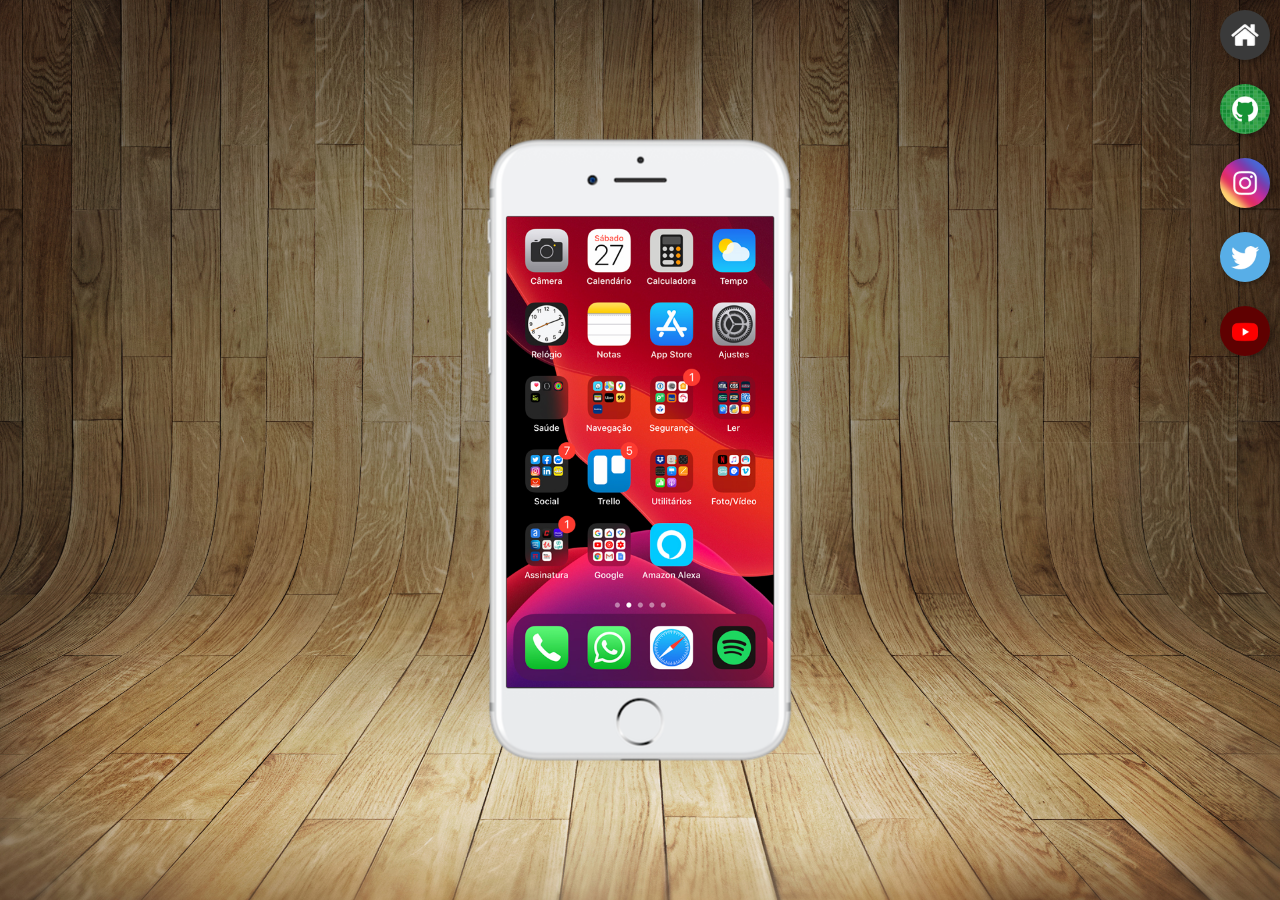
<file: index.html>
<!DOCTYPE html>
<html lang="pt-br">
<head>
    <meta charset="UTF-8">
    <meta name="viewport" content="width=device-width, initial-scale=1.0">
    <title>Projeto Redes Sociais</title>
    <link rel="shortcut icon" href="favicon.ico" type="image/x-icon">
    <link rel="stylesheet" href="estilos/style.css">
</head>
<body>
    <main>
        <section id="telefone">
            <iframe src="home.html" name="tela" id="tela" frameborder="0"></iframe>
        </section>
        <section id="redes-sociais">
            <a href="home.html" target="tela"><img src="imagens/logo-home.jpg" alt=""></a> <br>

            <a href="github.html" target="tela"><img src="imagens/logo-github.jpg" alt=""></a> <br>

            <a href="instagram.html" target="tela"><img src="imagens/logo-instagram.jpg" alt=""></a> <br>

            <a href="twitter.html" target="tela"><img src="imagens/logo-twitter.jpg" alt=""></a> <br>

            <a href="youtube.html" target="tela"><img src="imagens/logo-youtube.jpg" alt=""></a> <br>
        </section>
    </main>
</body>
</html>
</file>
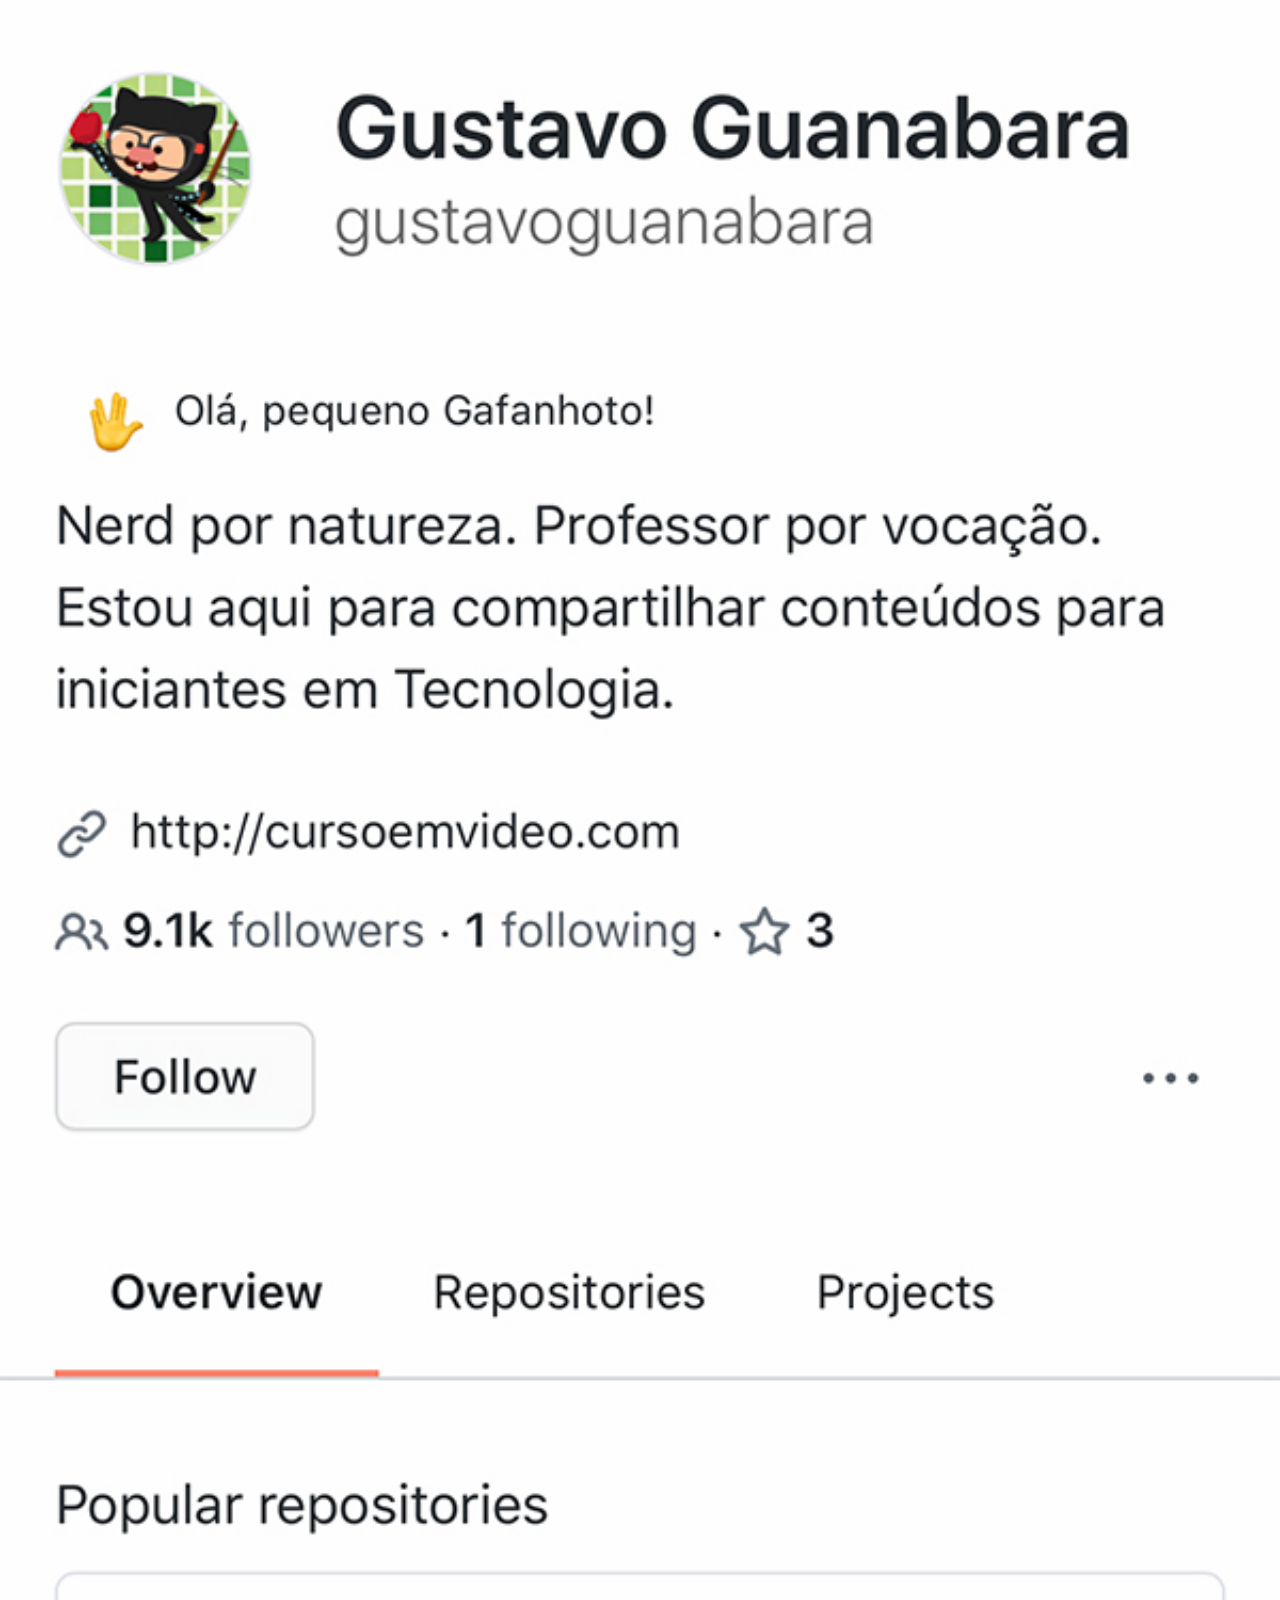
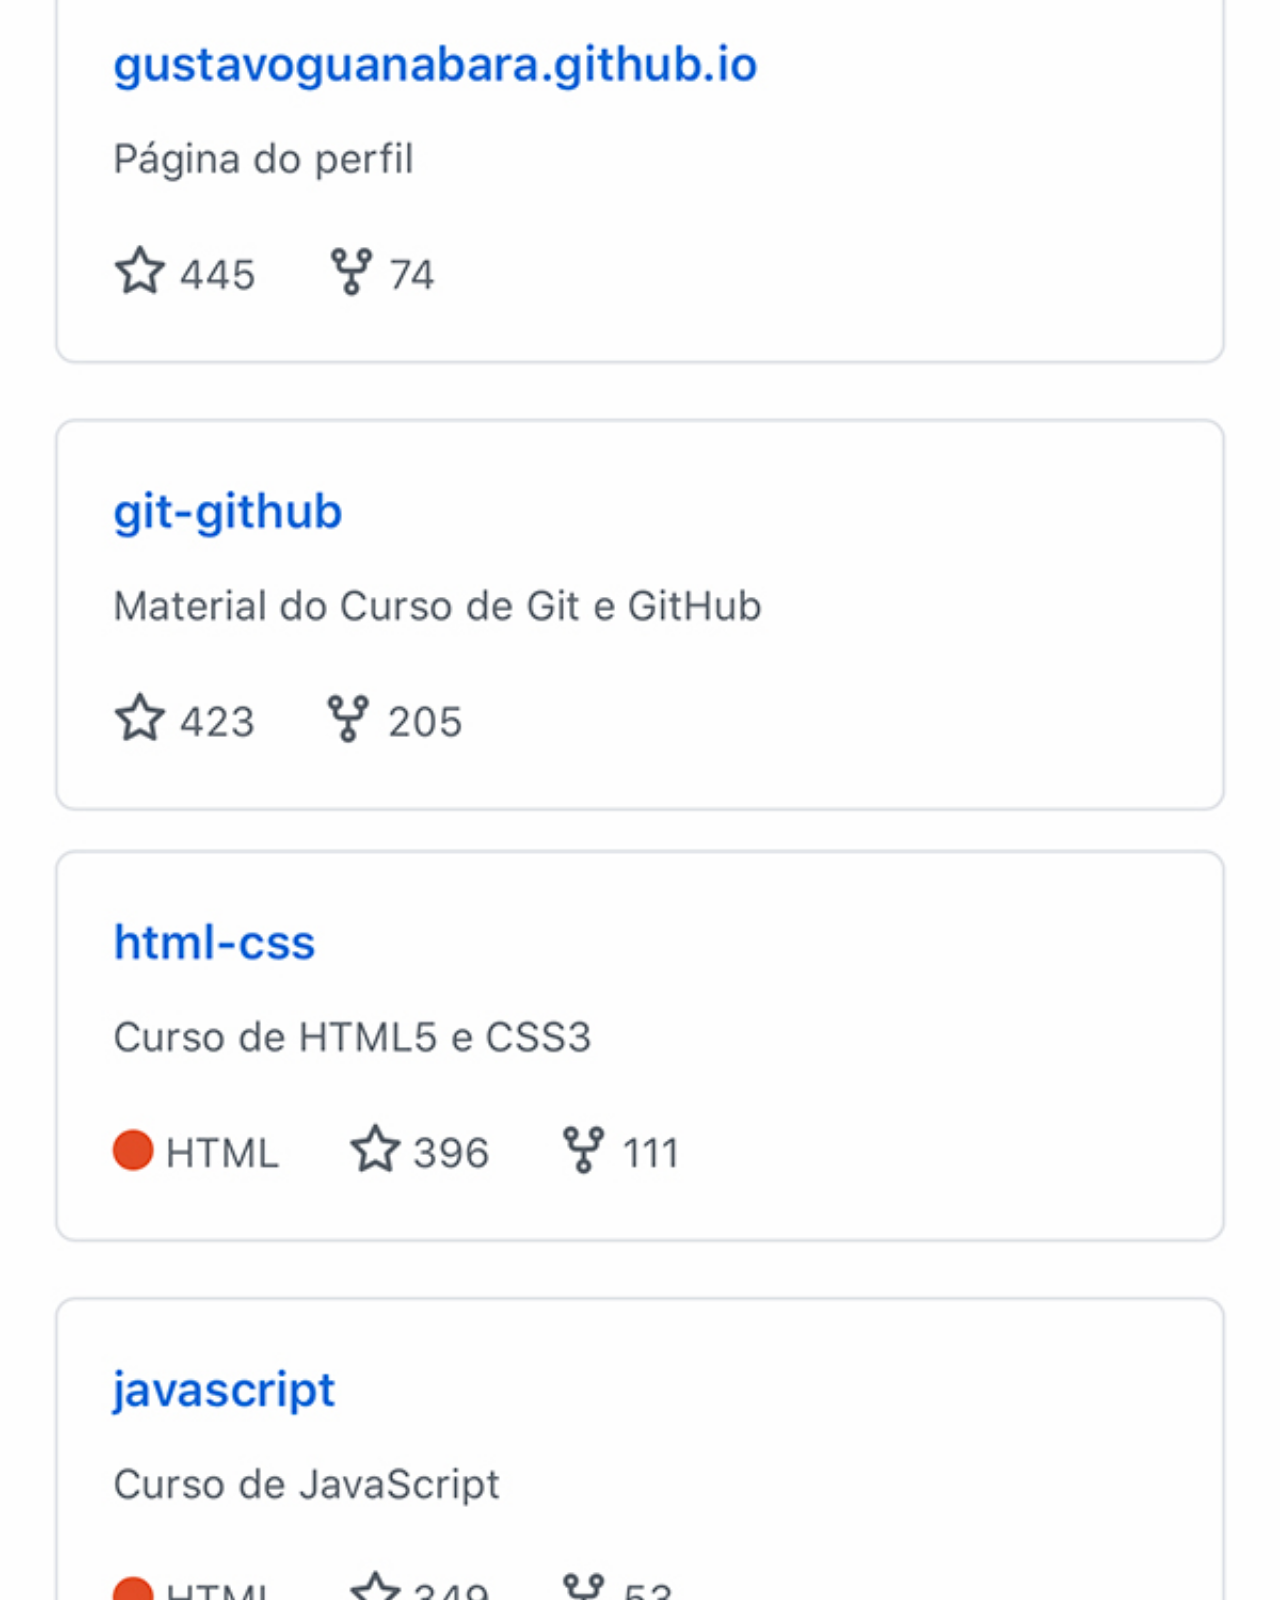
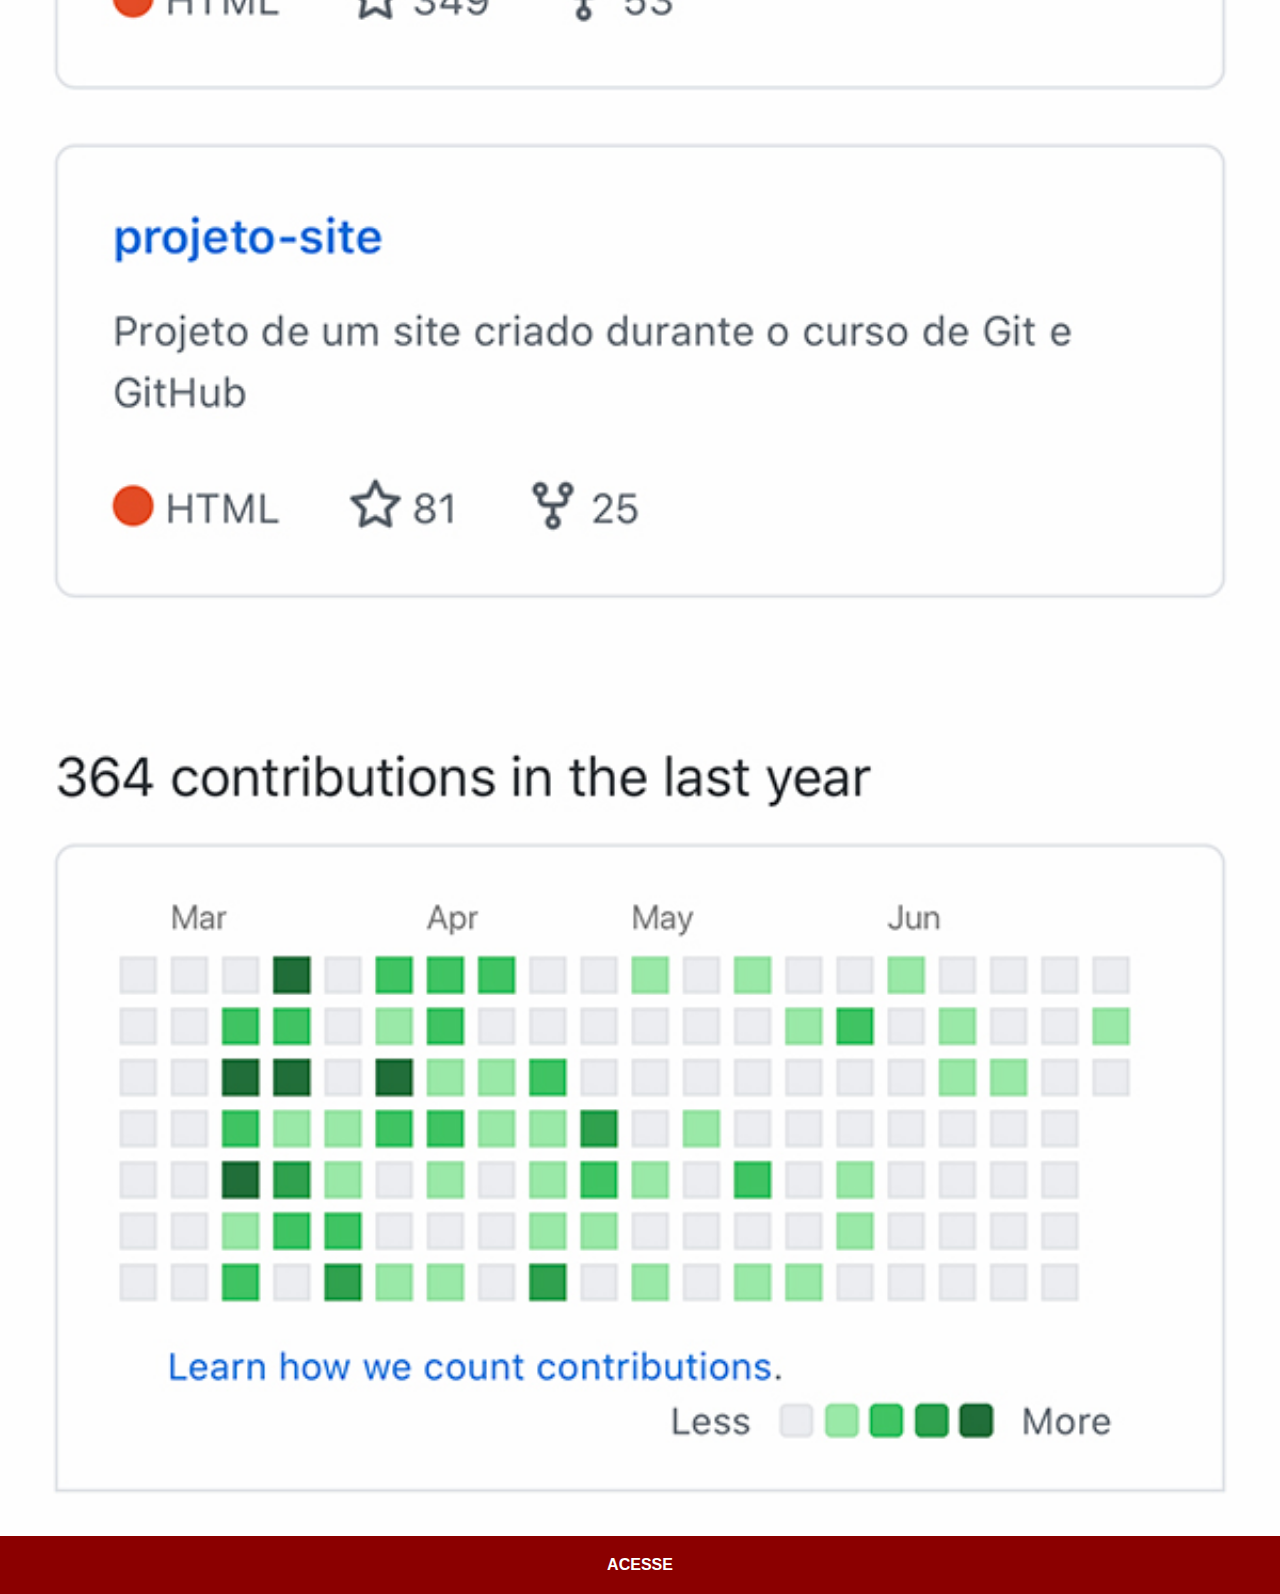
<file: github.html>
<!DOCTYPE html>
<html lang="pt-br">
<head>
    <meta charset="UTF-8">
    <meta name="viewport" content="width=device-width, initial-scale=1.0">
    <title>GitHub</title>
    <link rel="stylesheet" href="estilos/social.css">
</head>
<body>
    <img src="imagens/tela-github.jpg" alt="GitHub">
    <a href="https://github.com/rafs-m1ke" target="_blank">ACESSE</a>
</body>
</html>
</file>
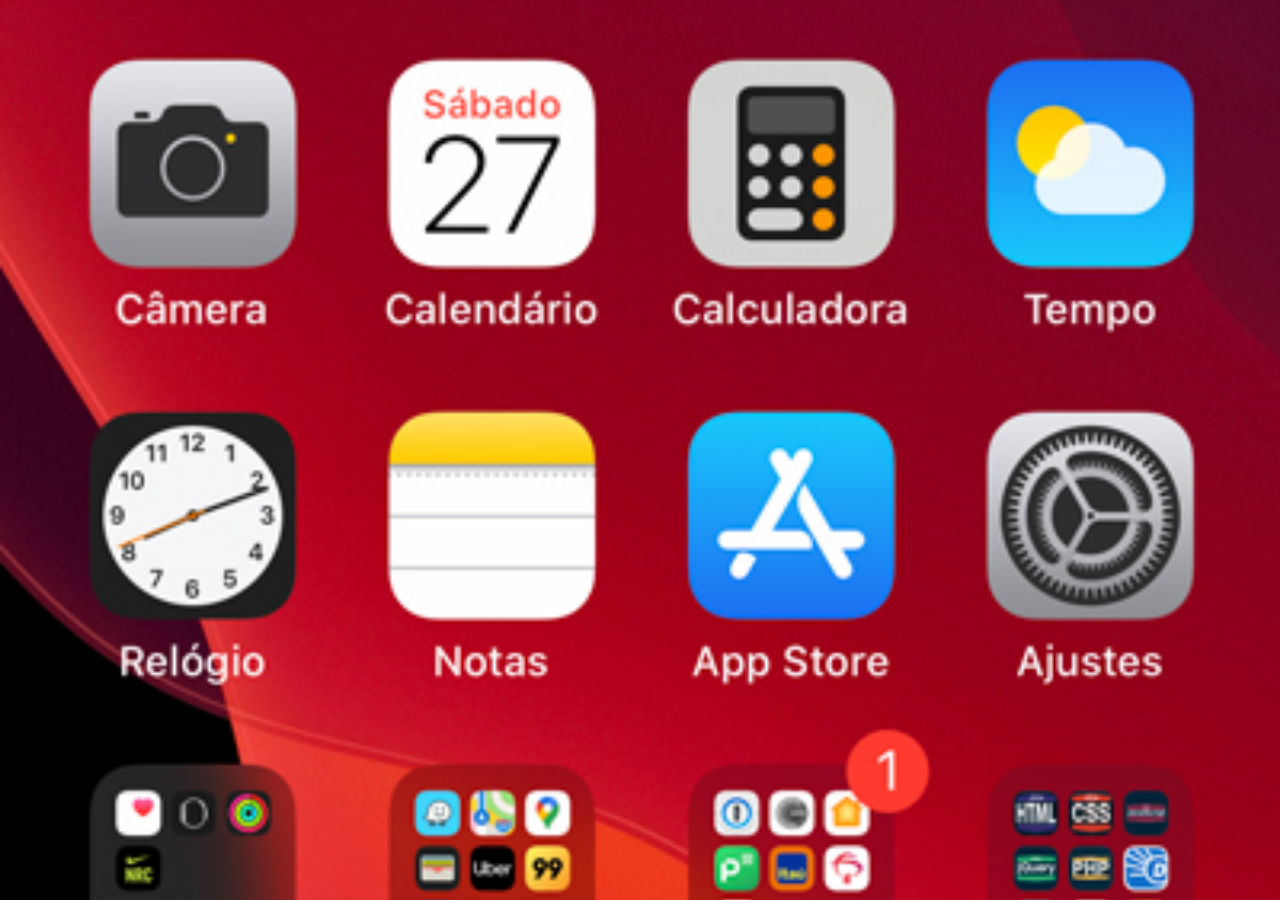
<file: home.html>
<!DOCTYPE html>
<html lang="pt-br">
<head>
    <meta charset="UTF-8">
    <meta name="viewport" content="width=device-width, initial-scale=1.0">
    <title>Home</title>
</head>
<style>
    * {
        margin: 0px;
        padding: 0px;
    }

    body {
        width: 100vw;
        height: 100vh;
        background: black url(imagens/tela-home.jpg) no-repeat top center;
        background-size: cover;
    }
</style>
<body>
    
</body>
</html>
</file>
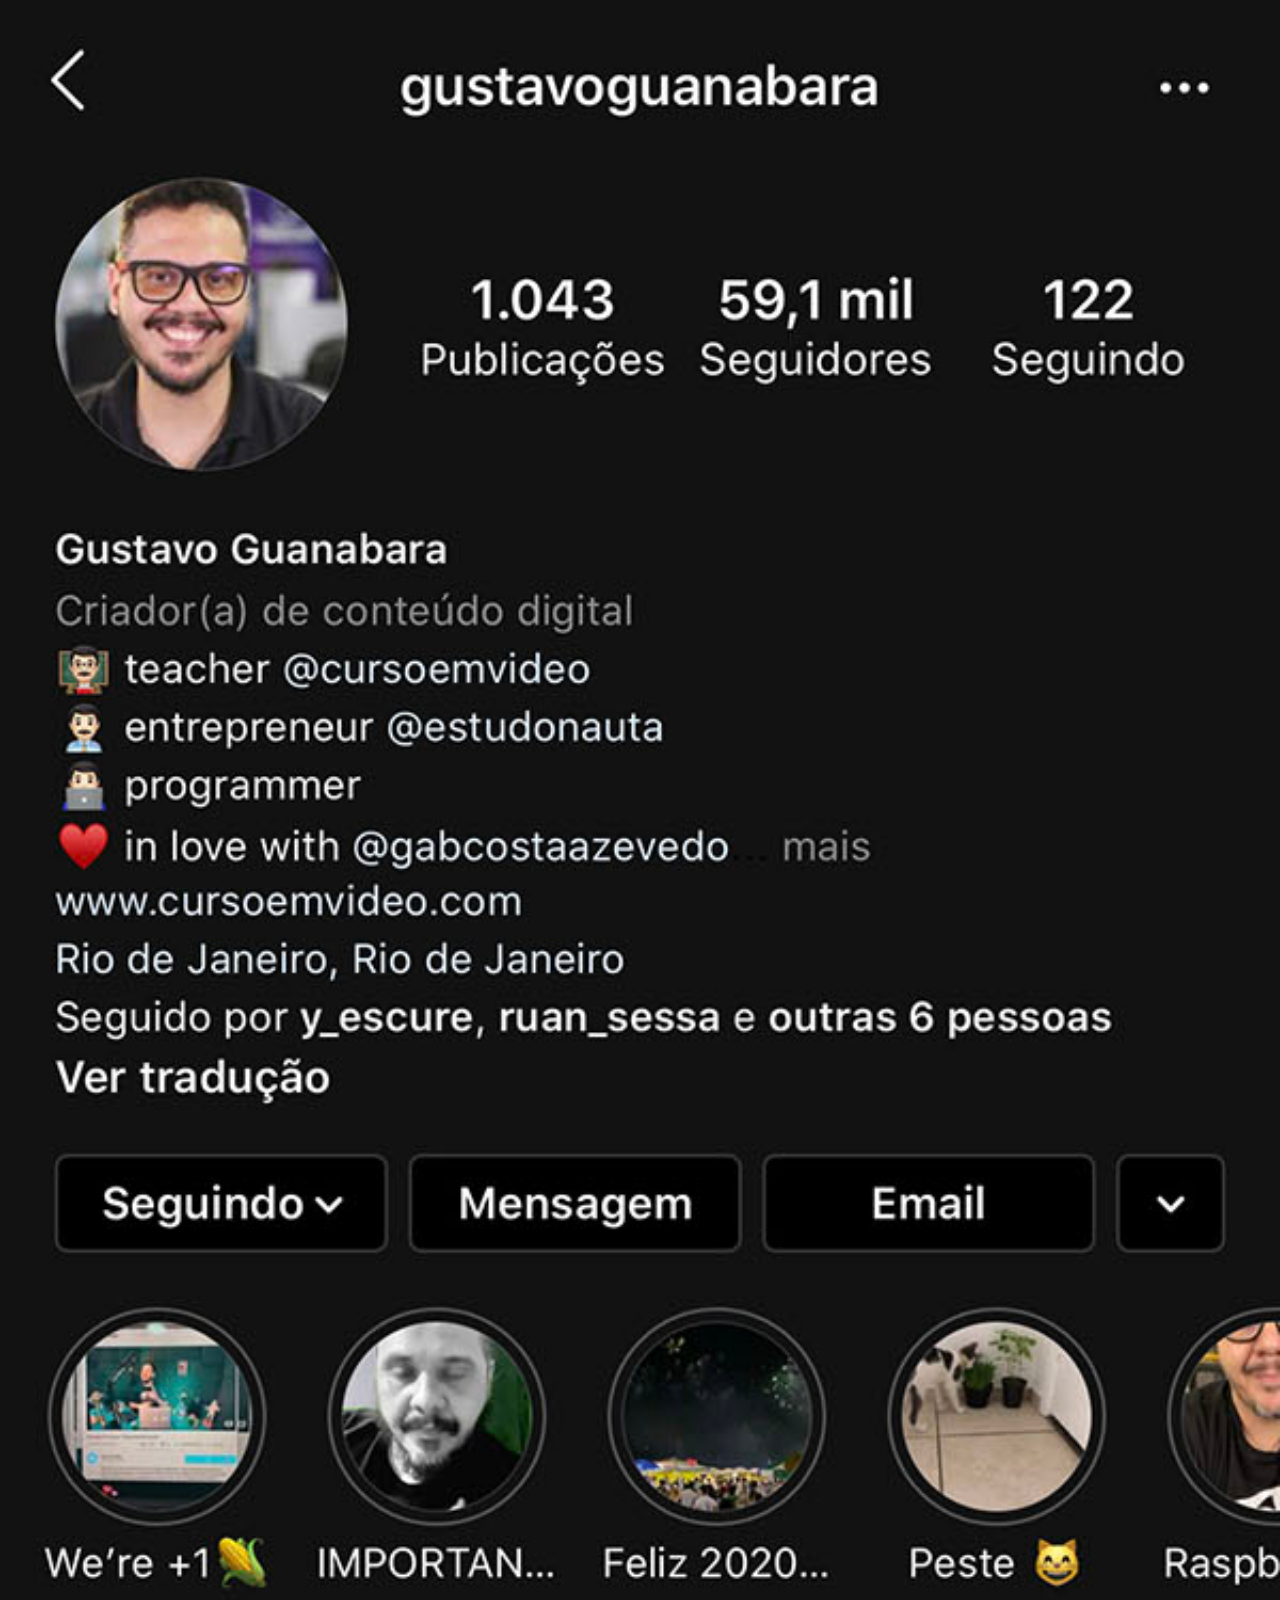
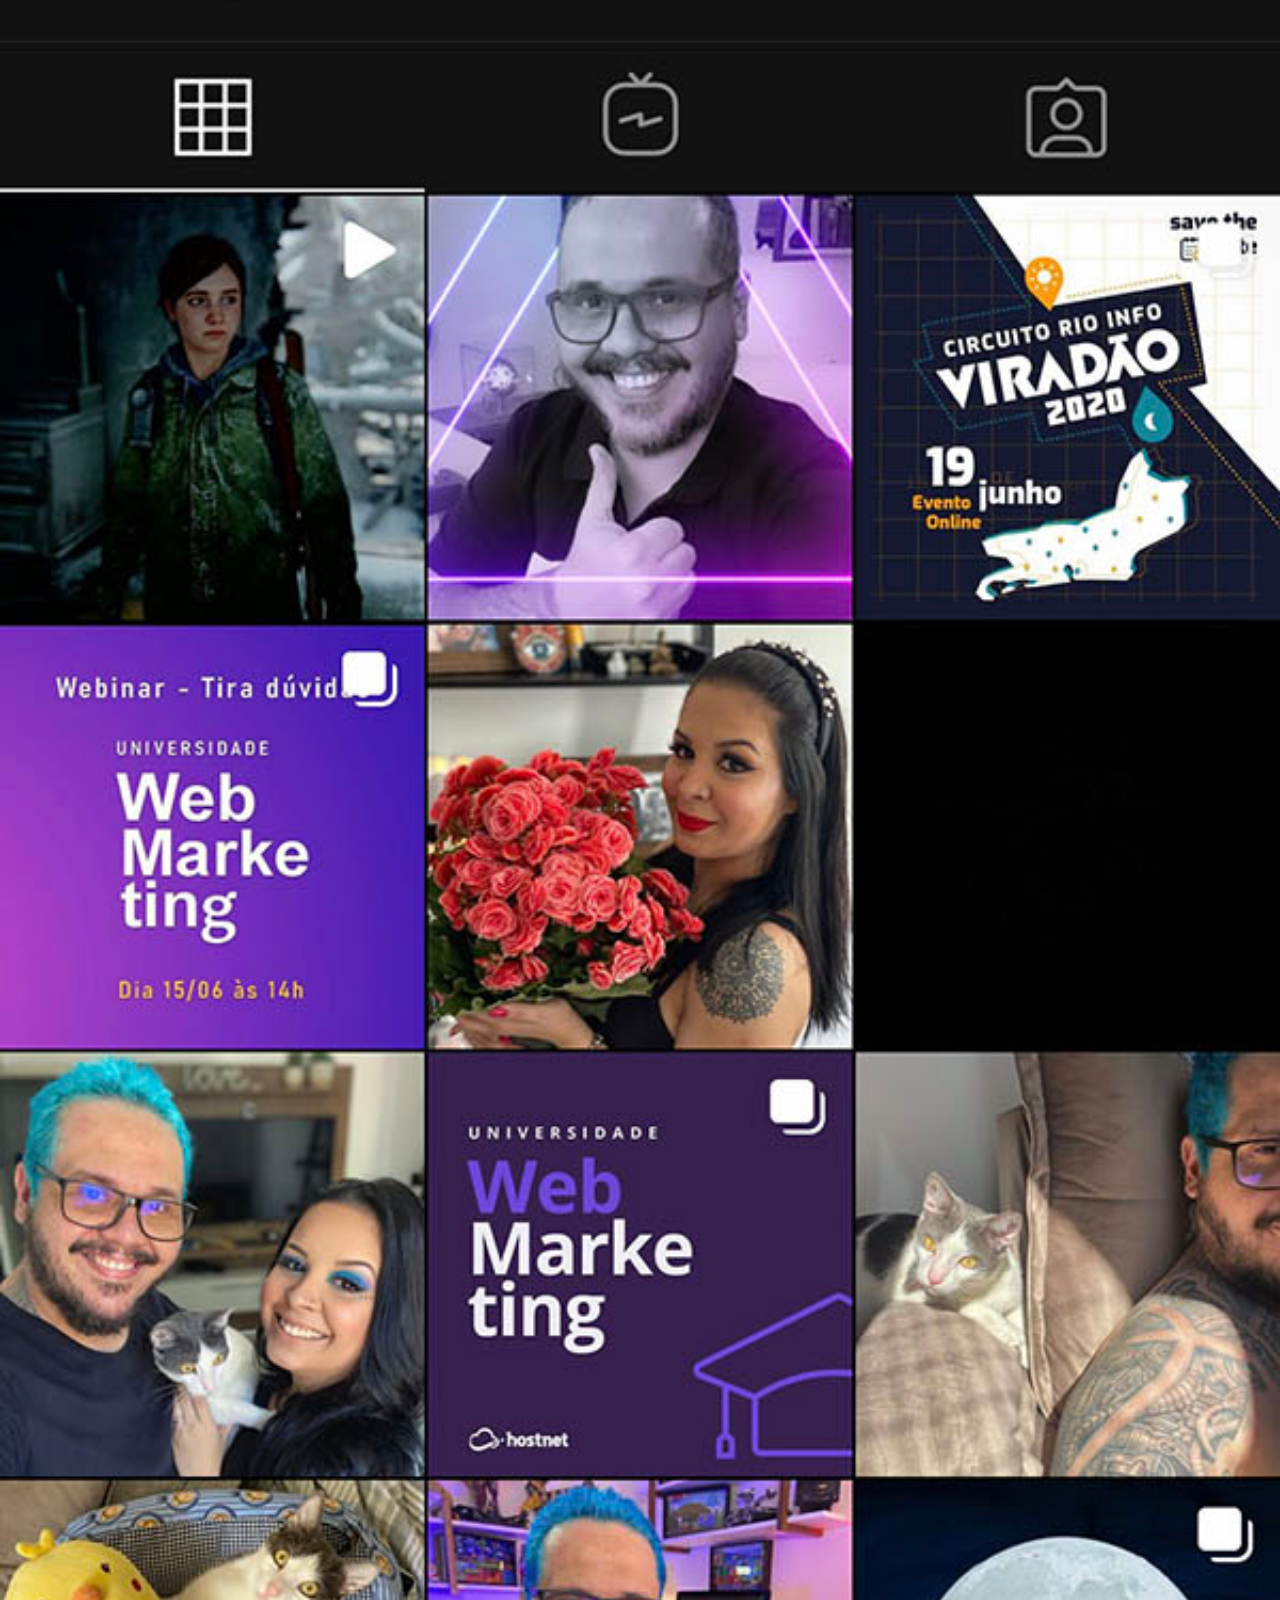
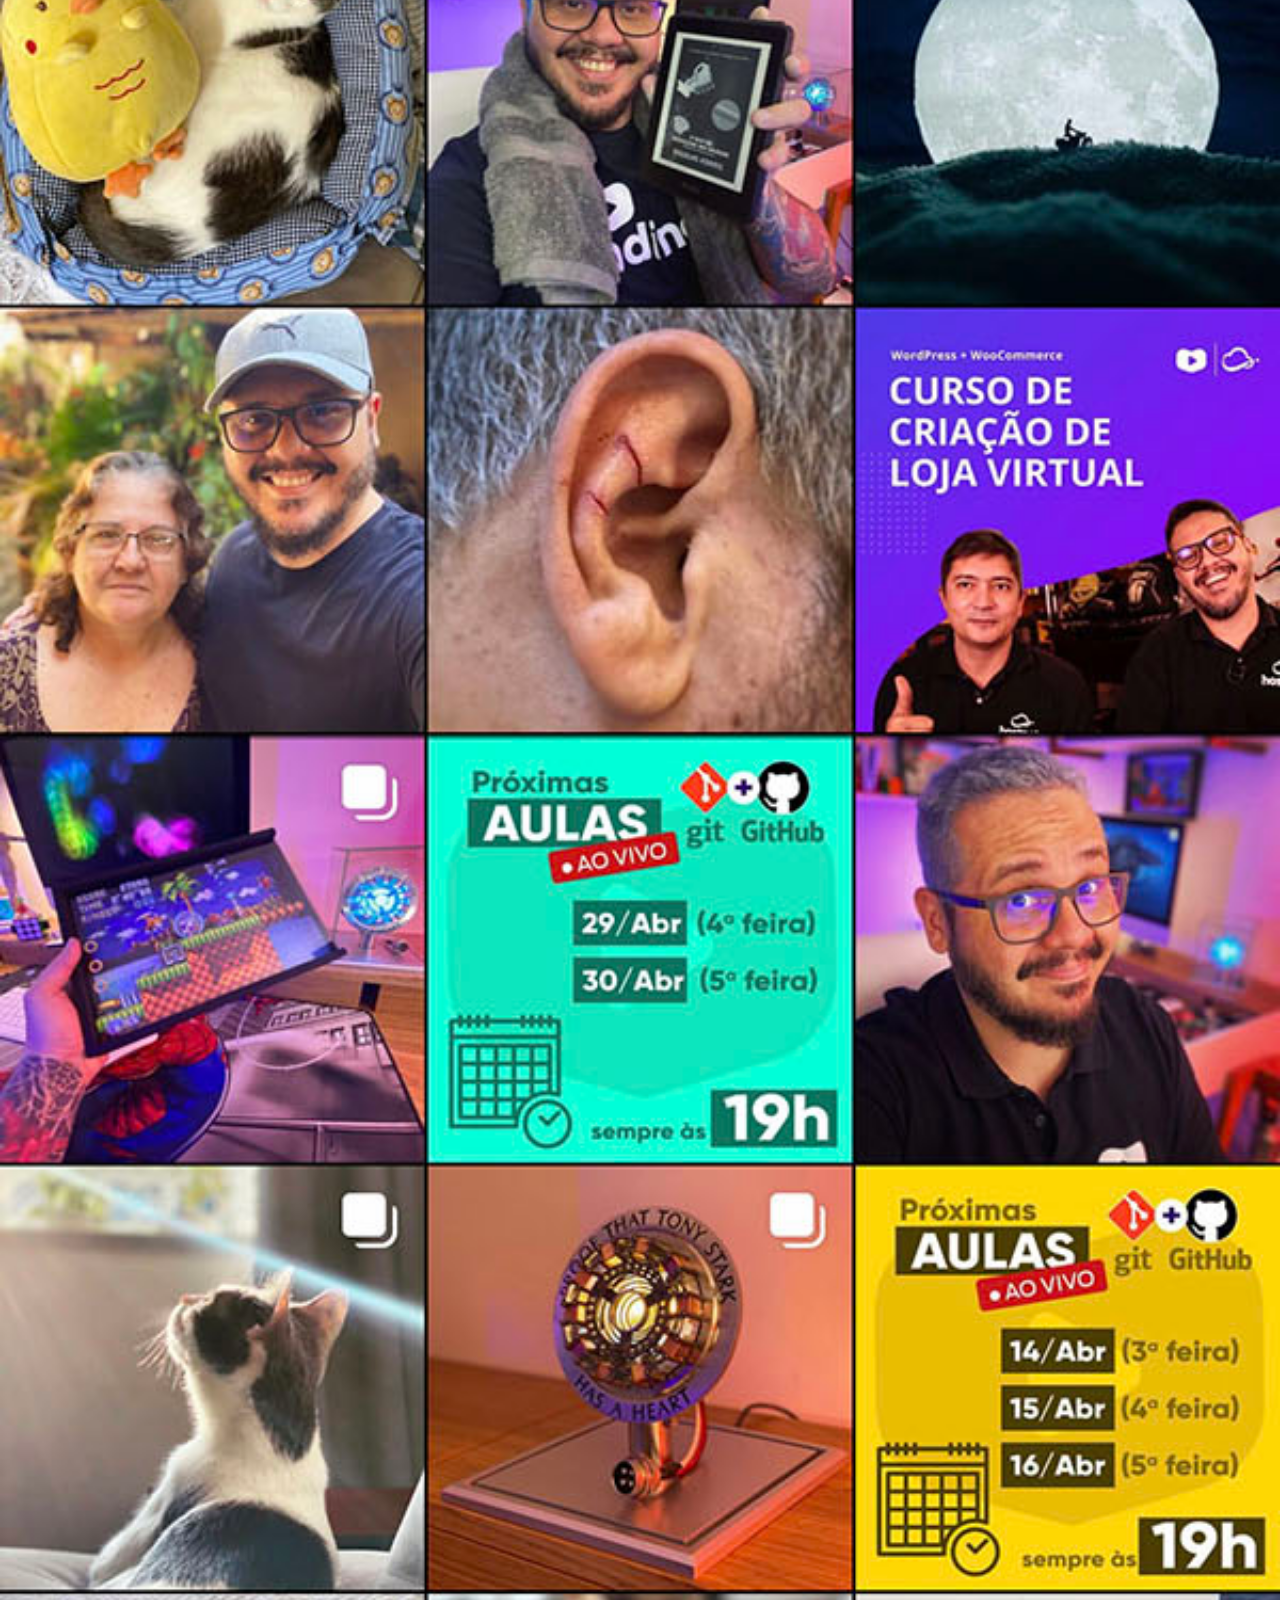
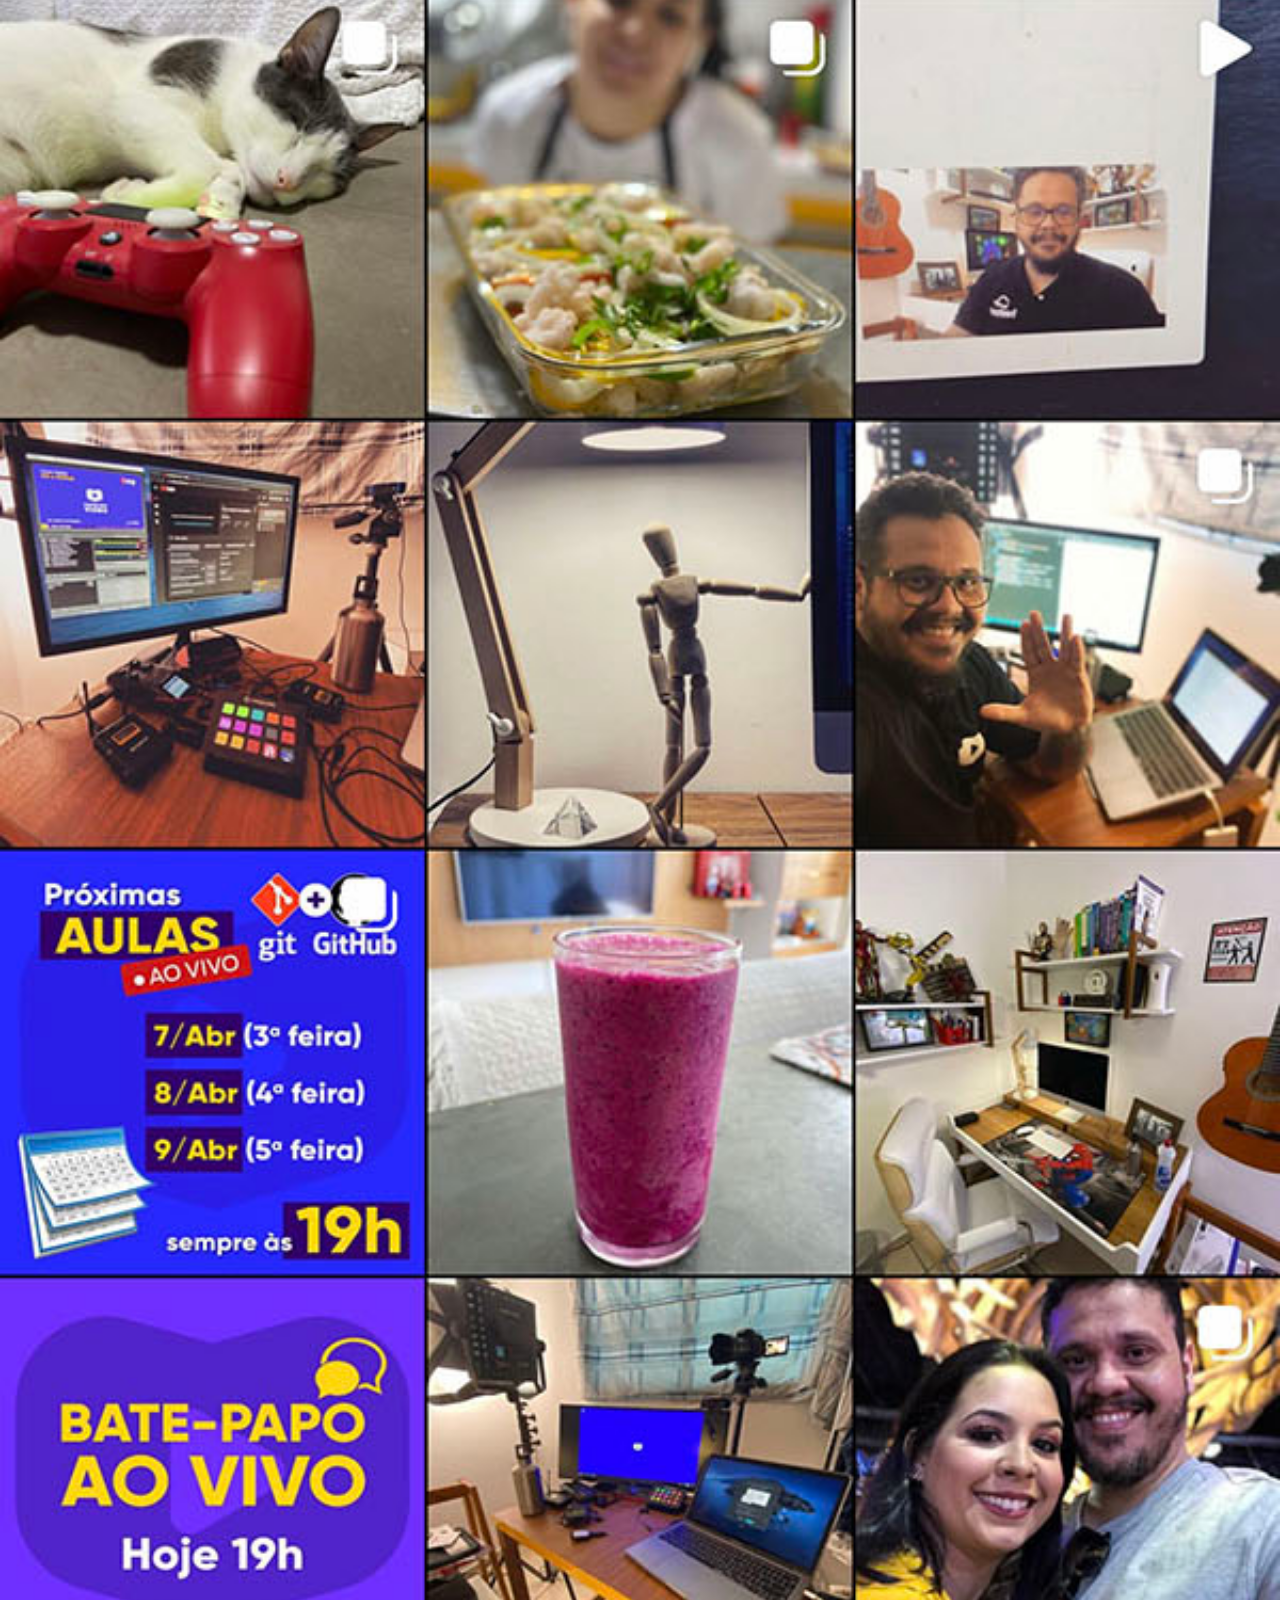
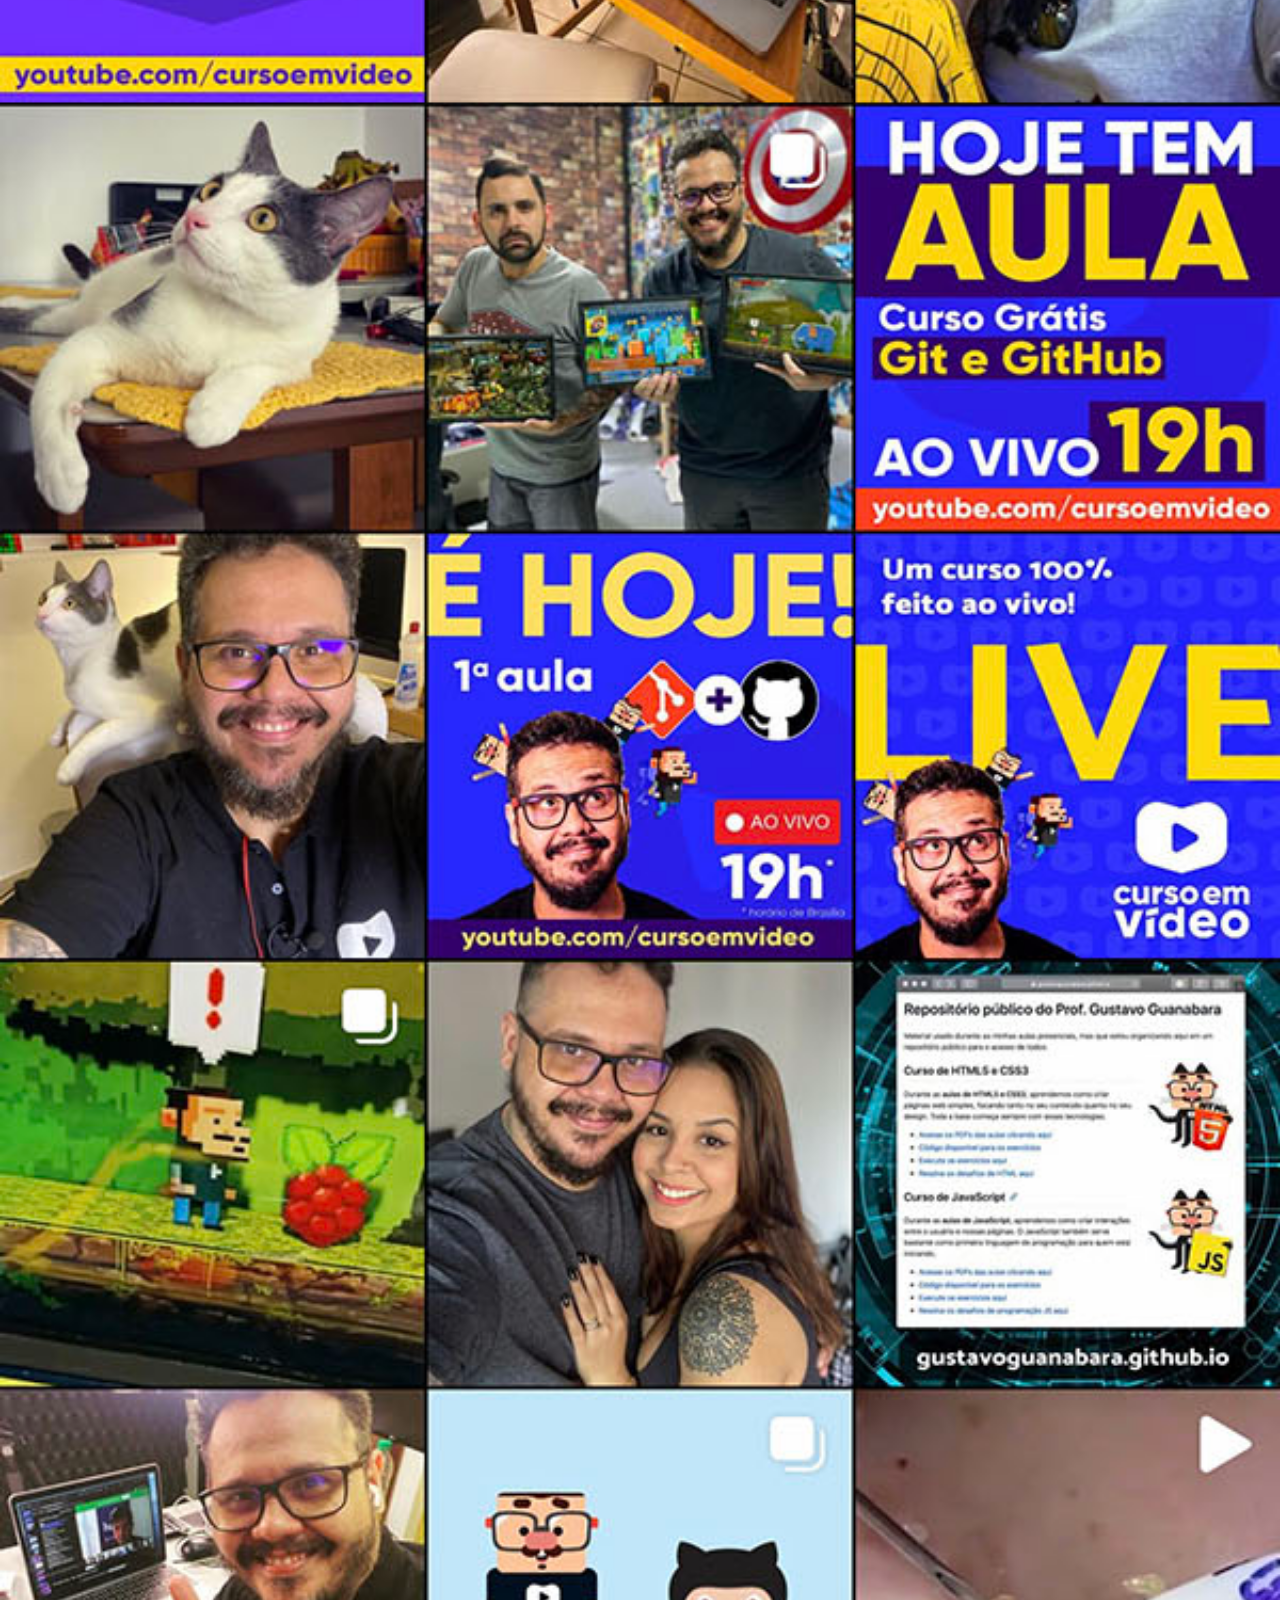
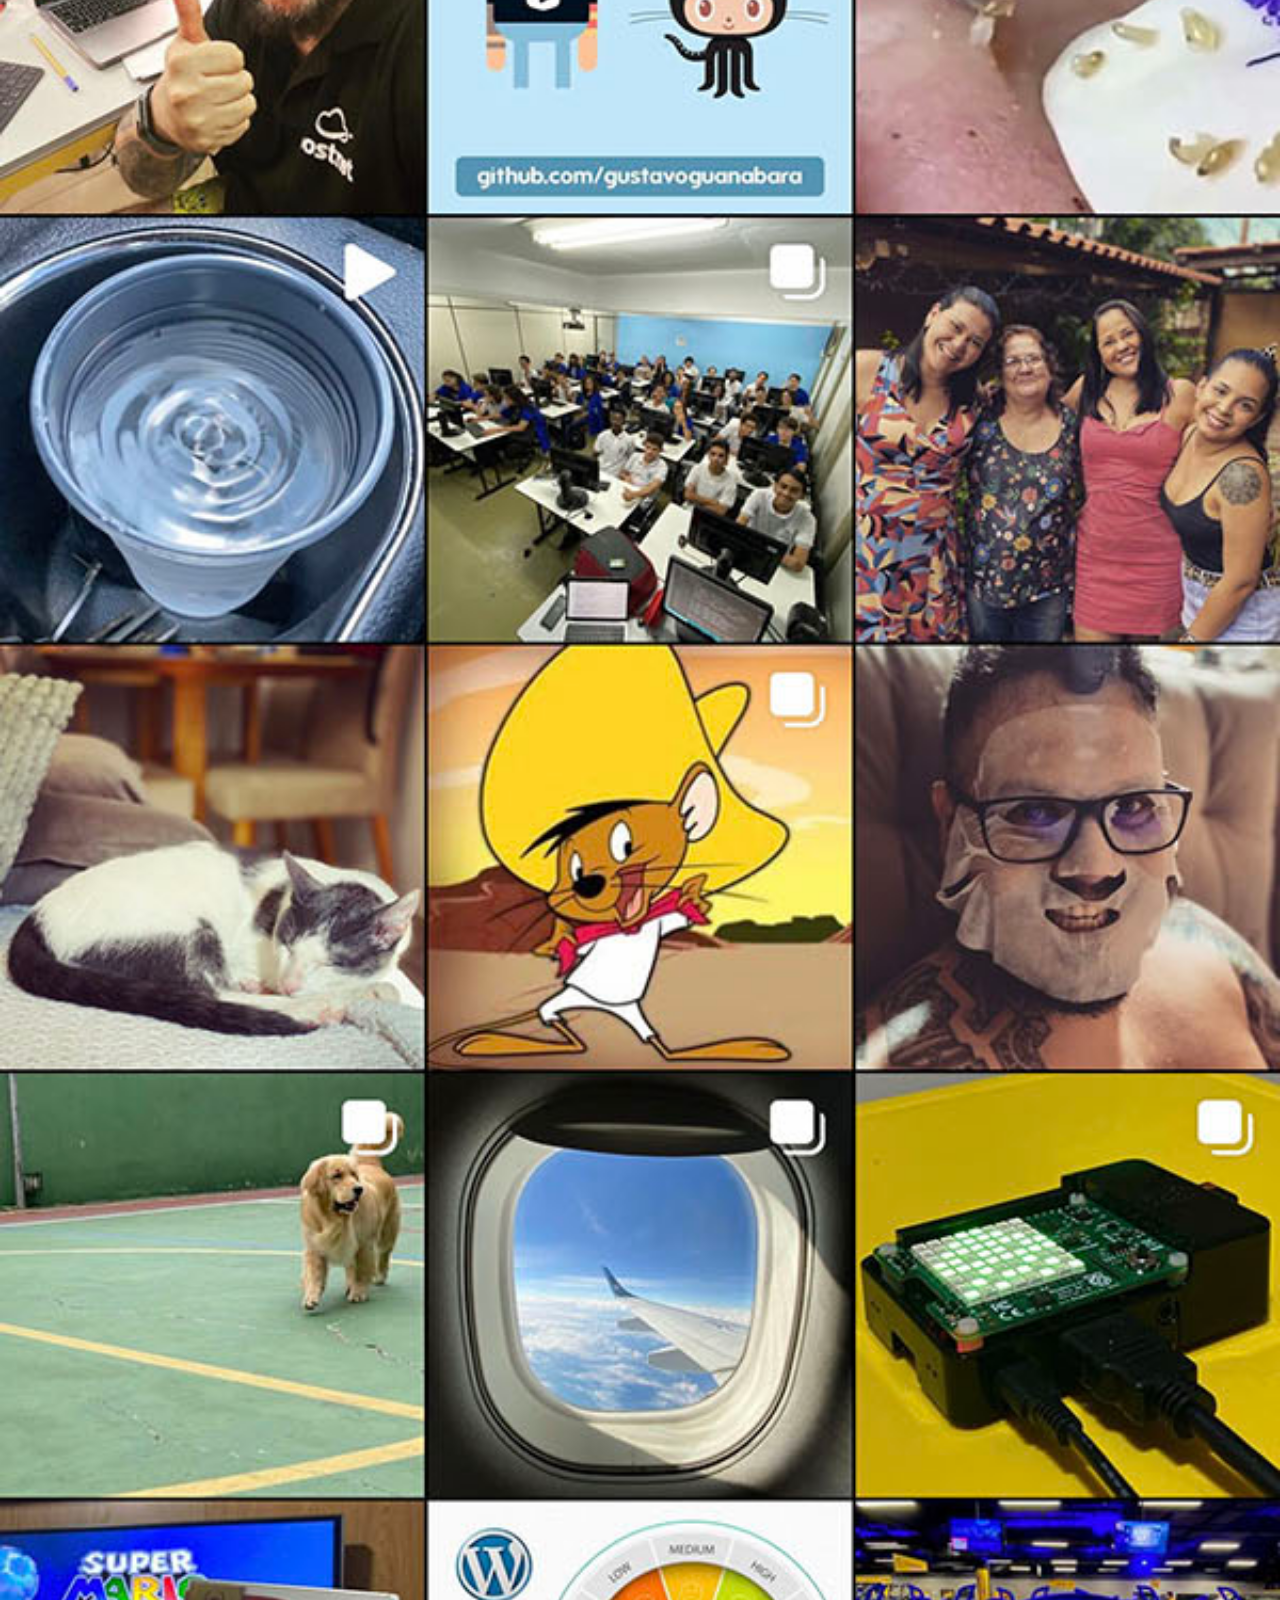
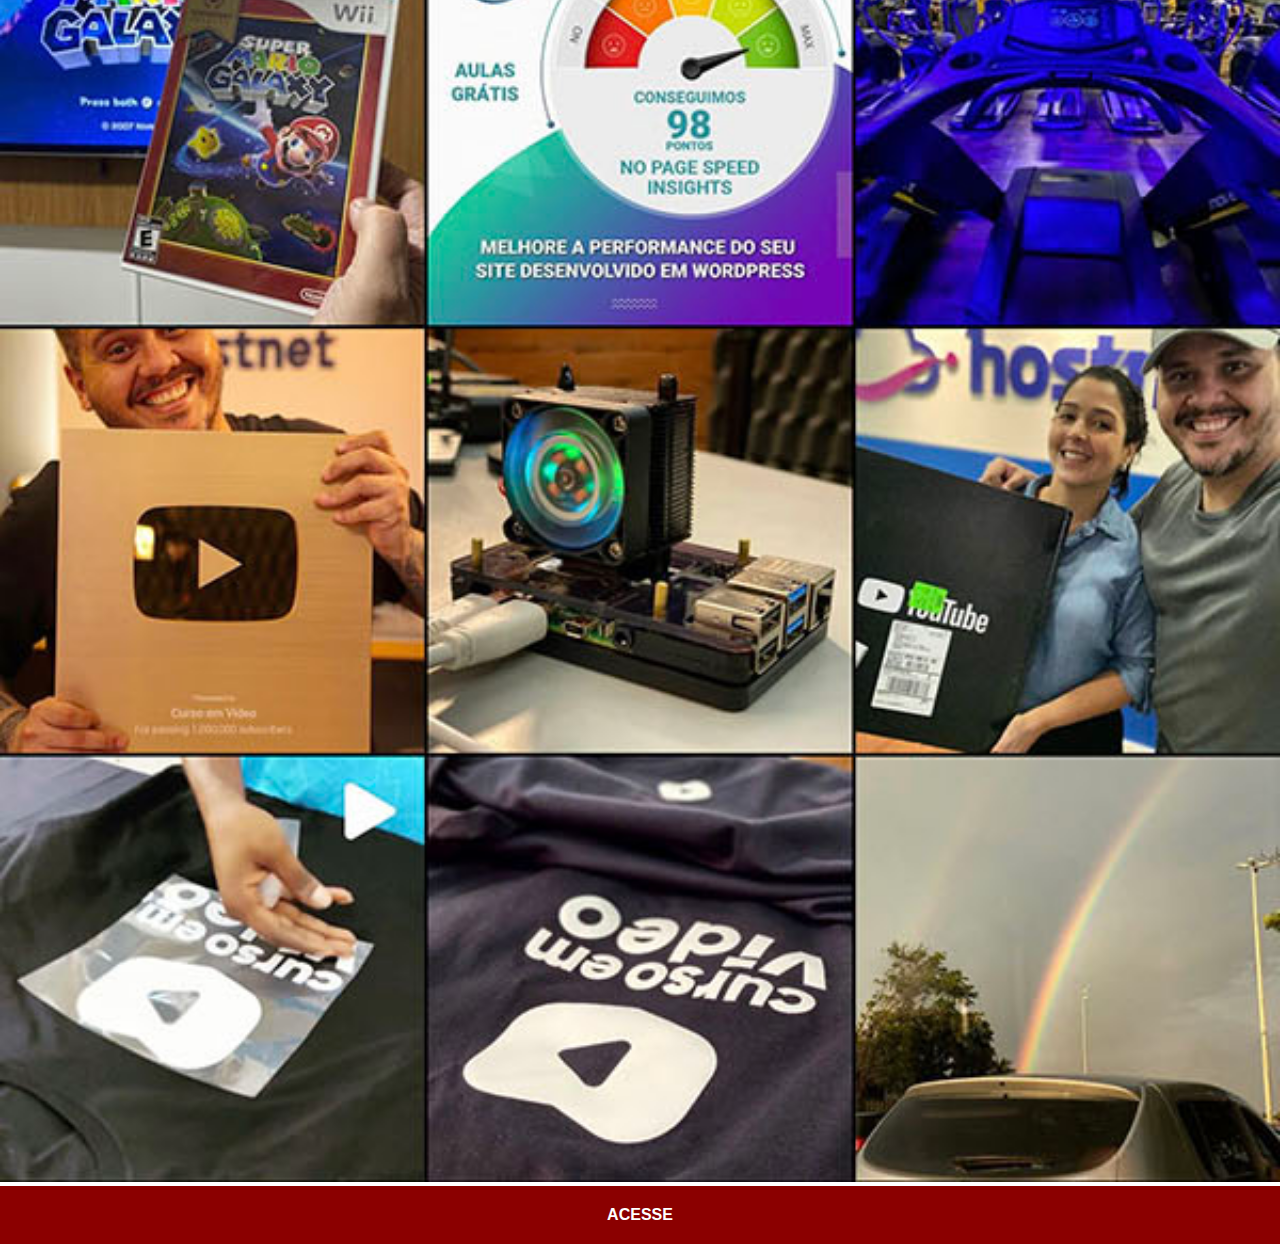
<file: instagram.html>
<!DOCTYPE html>
<html lang="pt-br">
<head>
    <meta charset="UTF-8">
    <meta name="viewport" content="width=device-width, initial-scale=1.0">
    <title>Instagram</title>
    <link rel="stylesheet" href="estilos/social.css">
</head>
<body>
    <img src="imagens/tela-instagram.jpg" alt="Instagram">
    <a href="https://www.instagram.com/rafs.m1ke/" target="_blank">ACESSE</a>
</body>
</html>
</file>
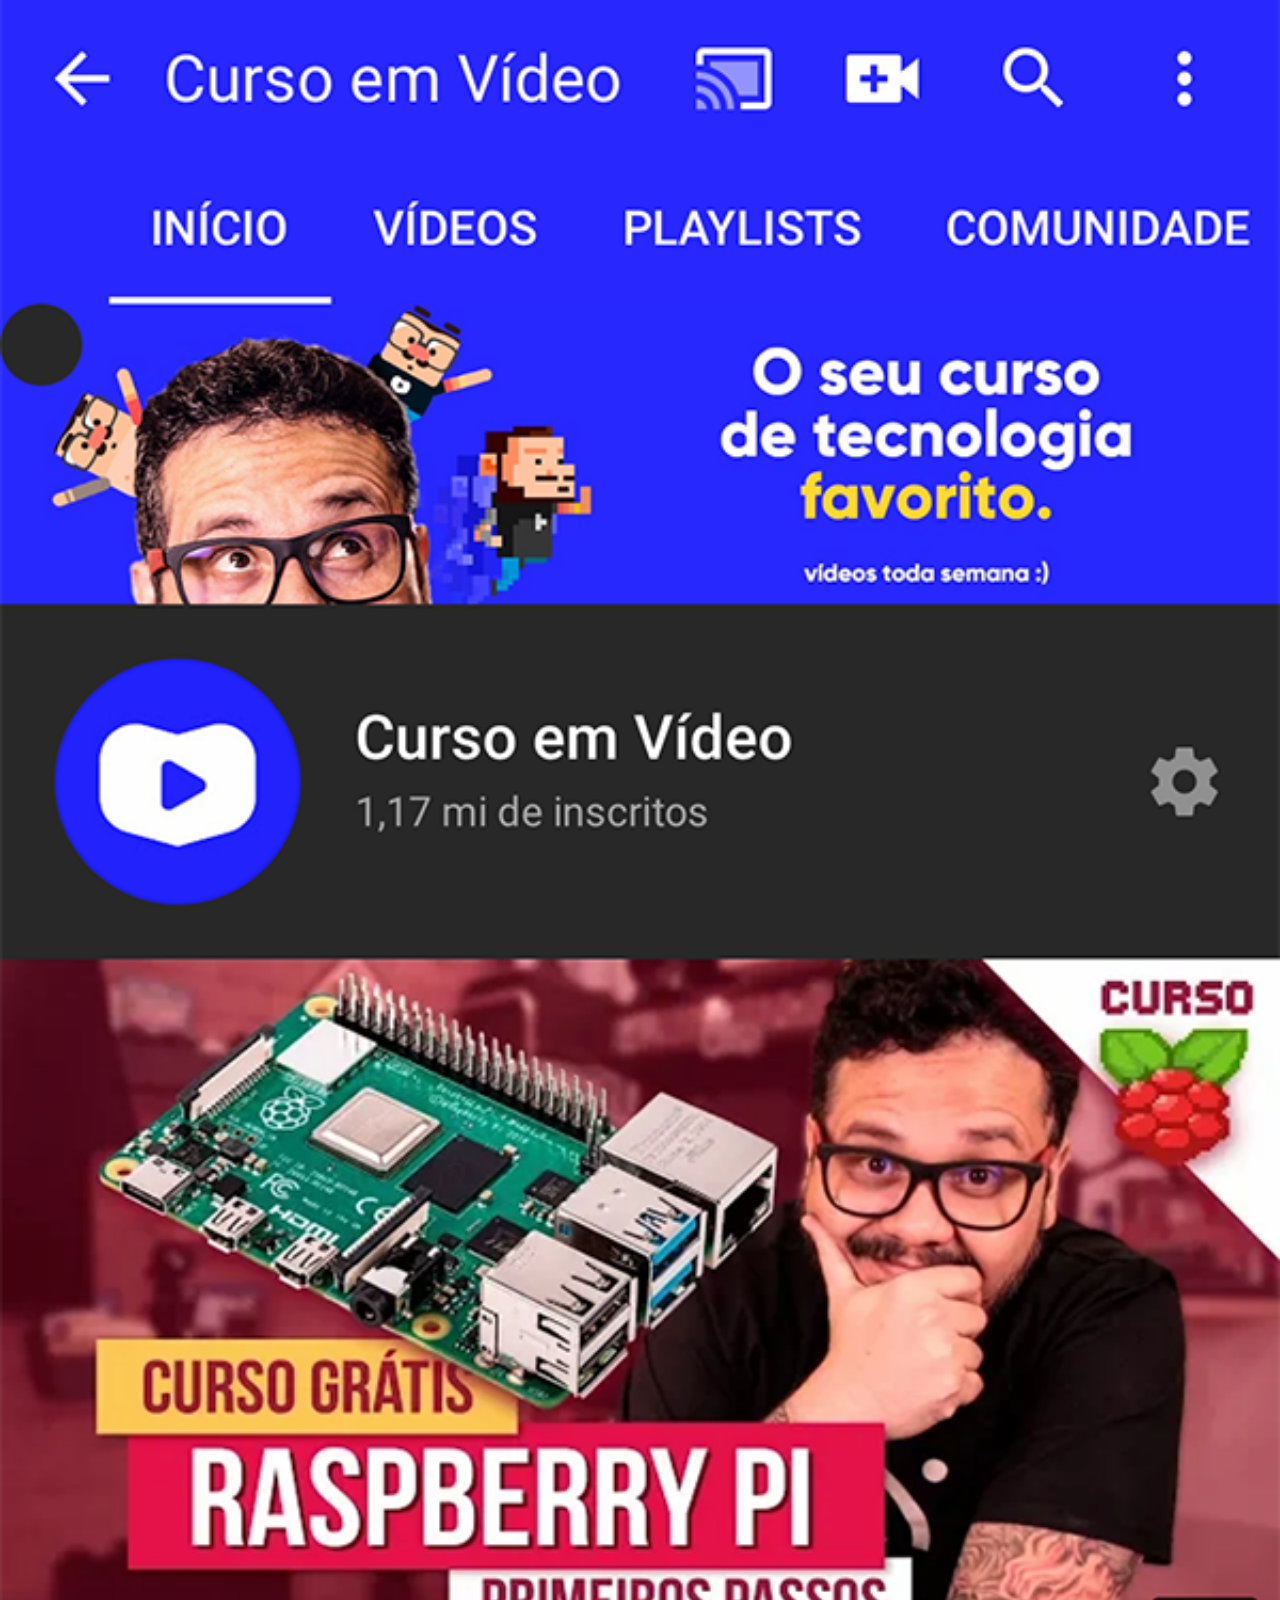
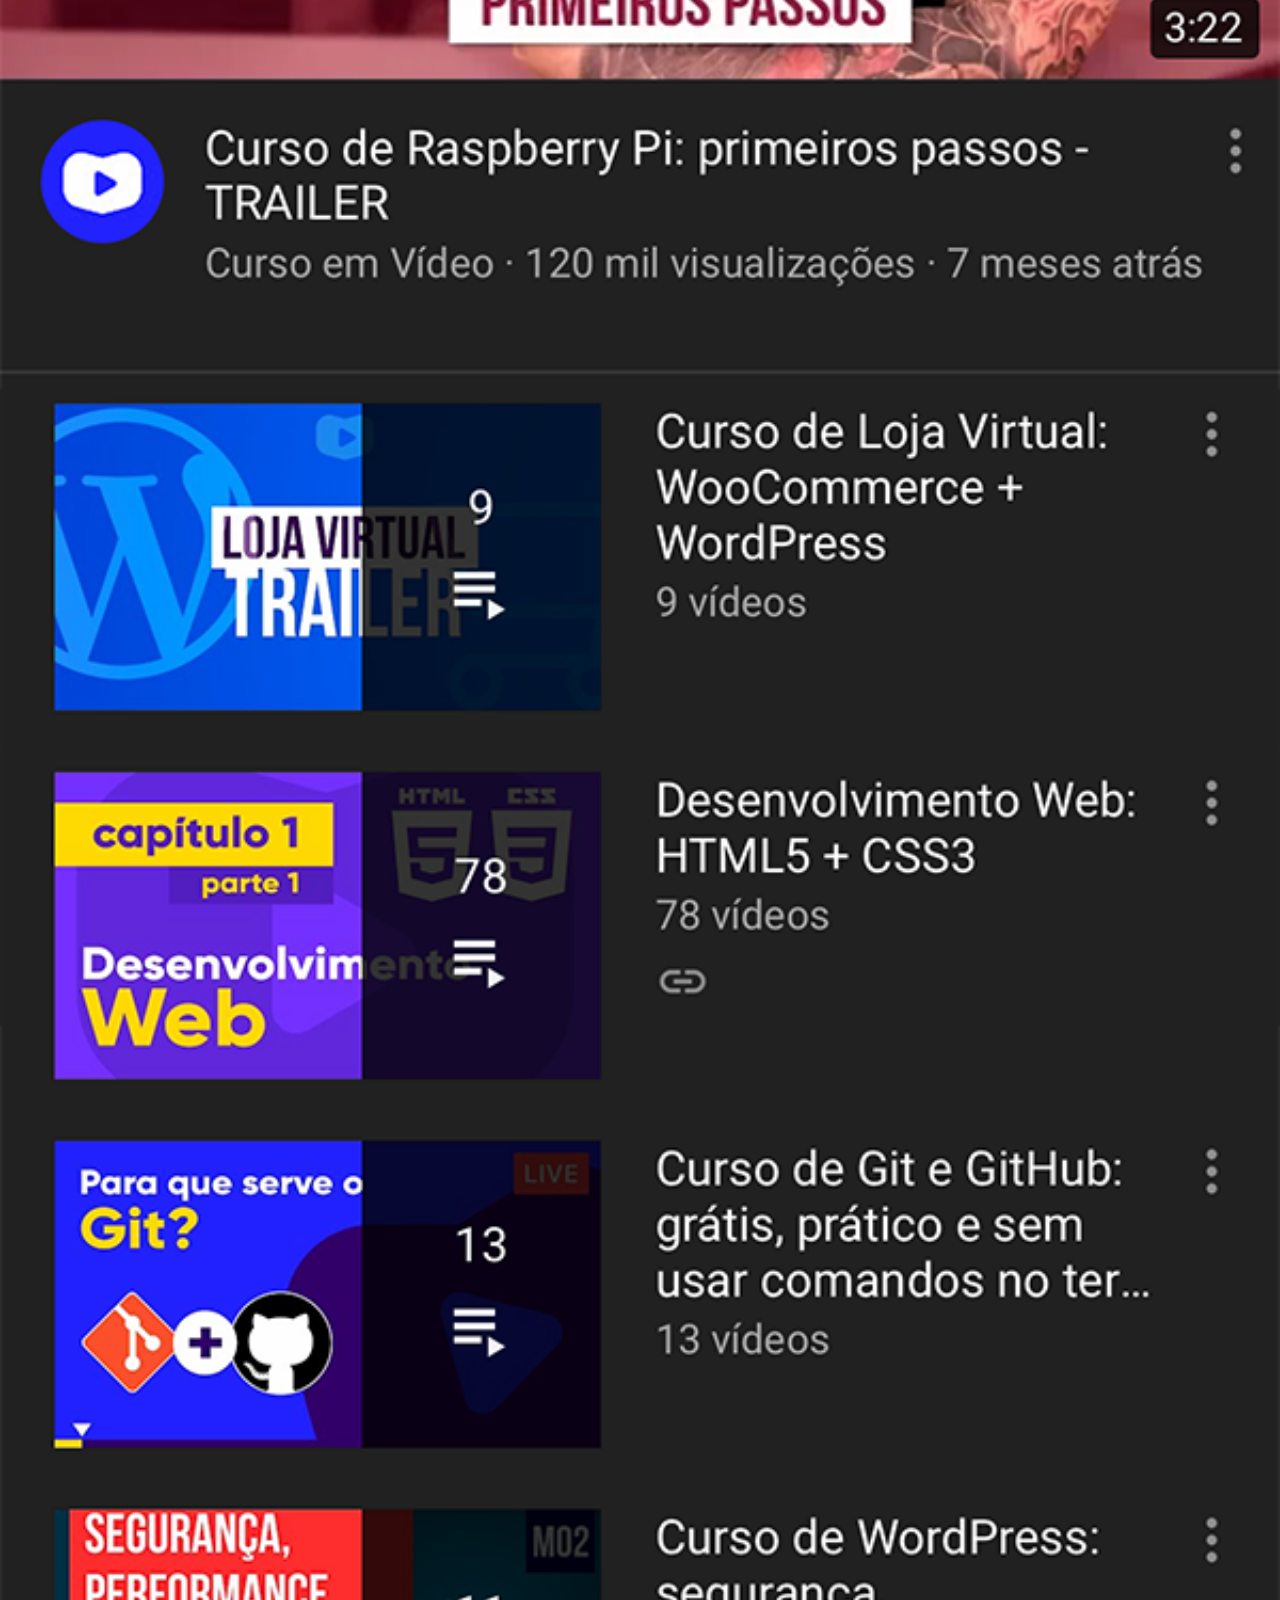
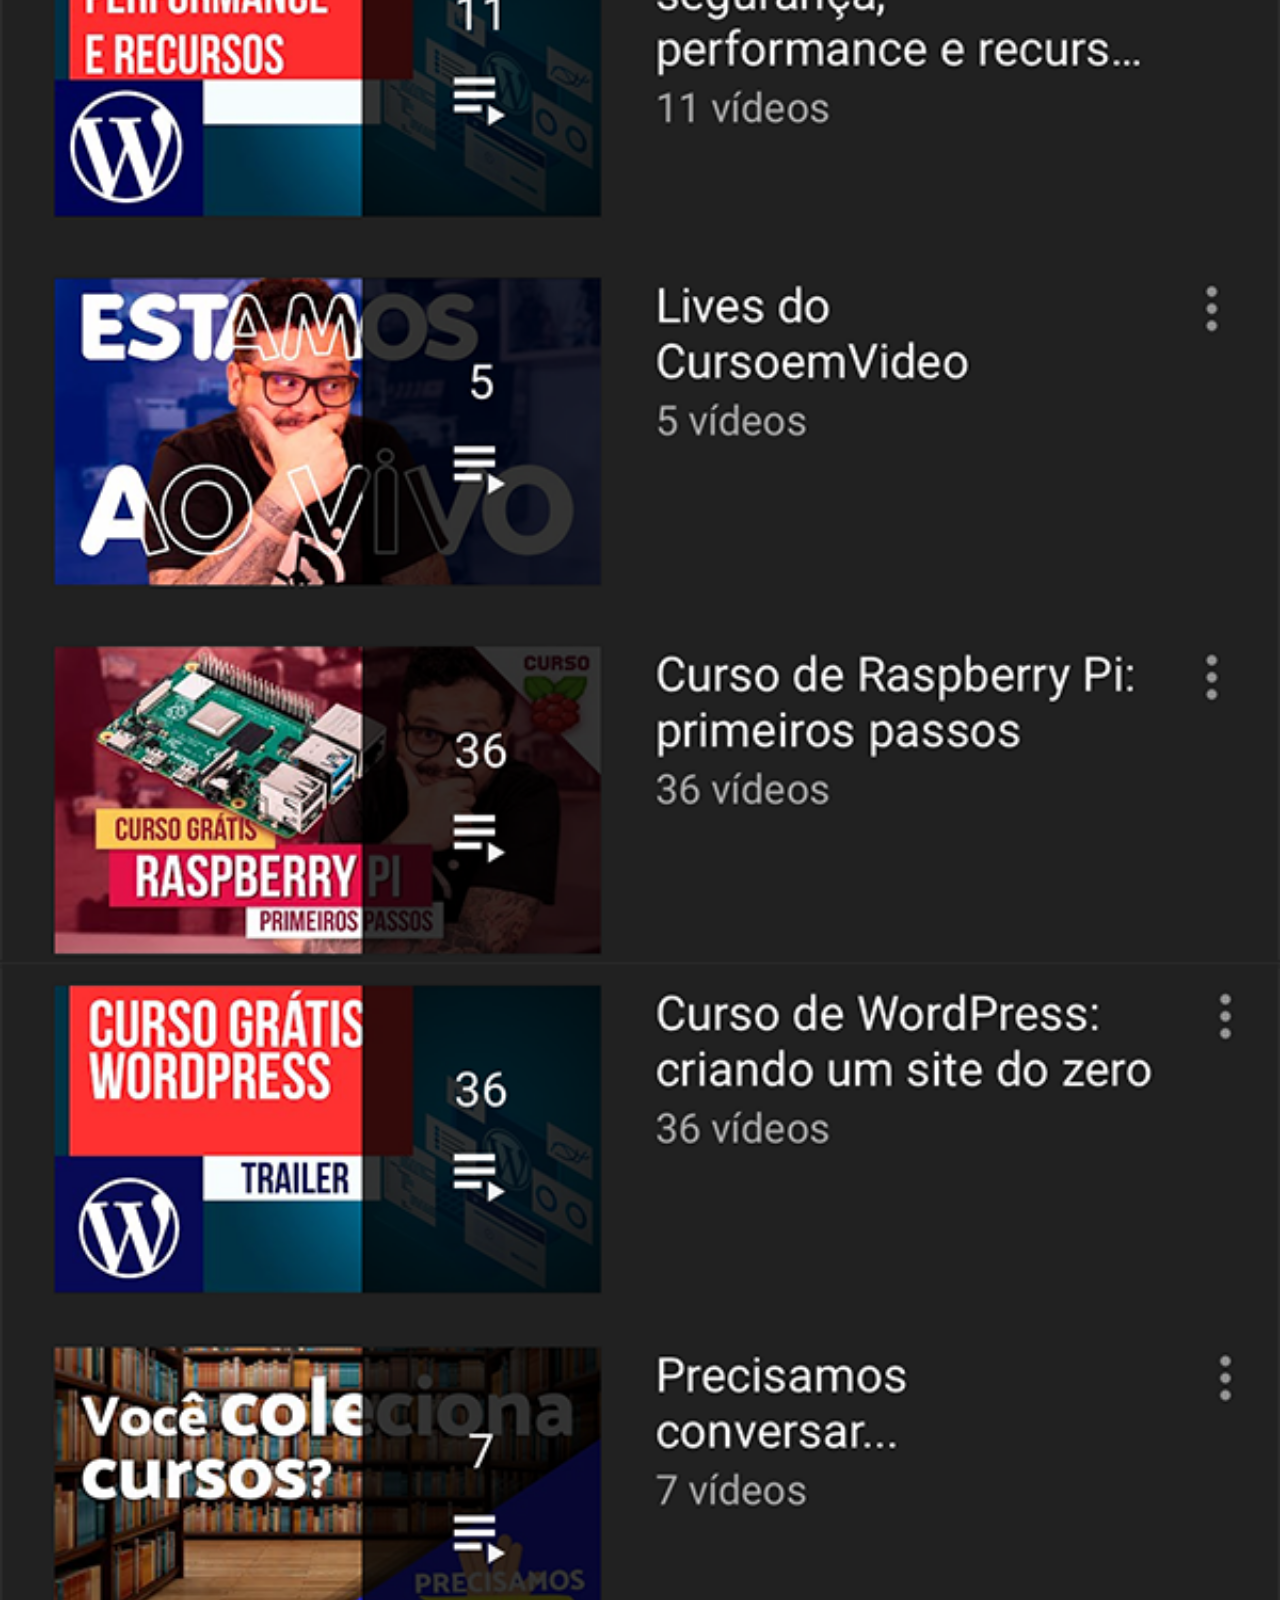
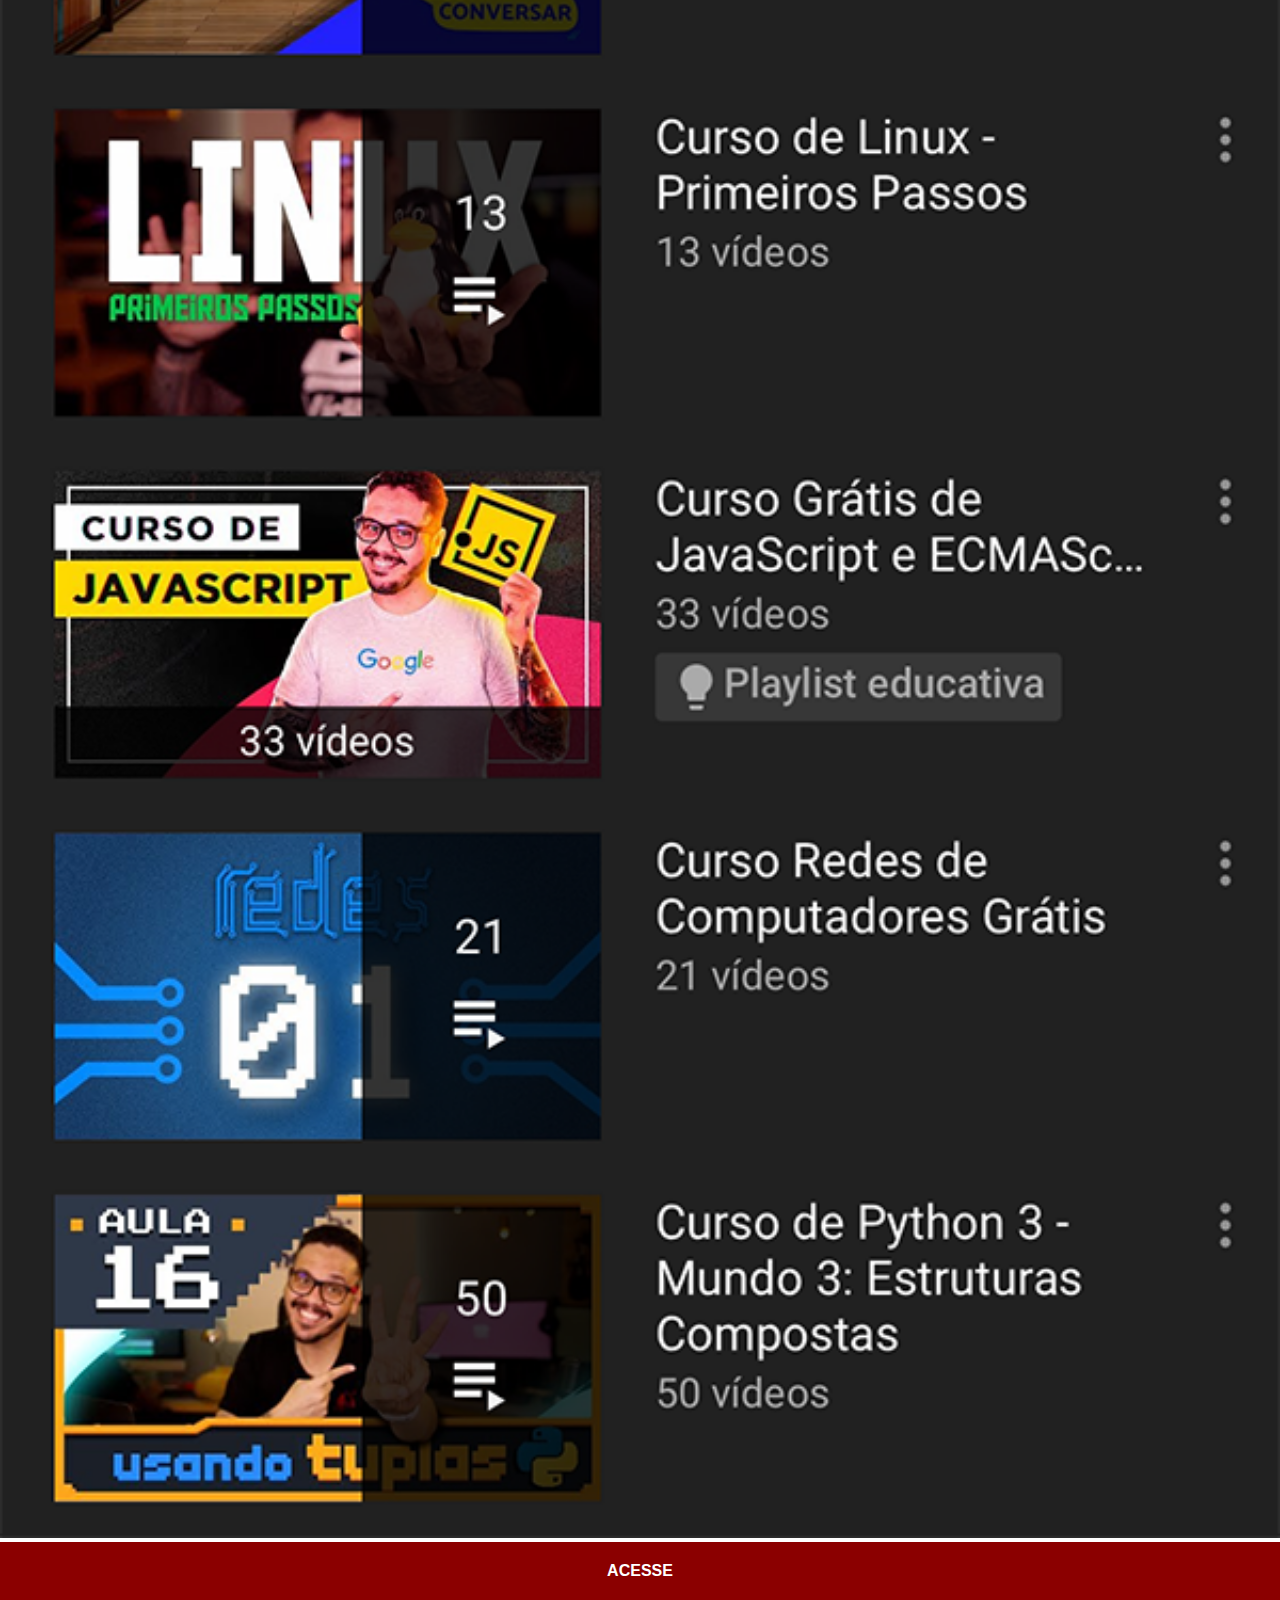
<file: youtube.html>
<!DOCTYPE html>
<html lang="pt-br">
<head>
    <meta charset="UTF-8">
    <meta name="viewport" content="width=device-width, initial-scale=1.0">
    <title>Youtube</title>
    <link rel="stylesheet" href="estilos/social.css">
</head>
<body>
    <img src="imagens/tela-youtube.png" alt="">
    <a href="https://www.youtube.com/cursoemvideo" target="_blank">ACESSE</a>
</body>
</html>
</file>
<file: estilos/style.css>
@charset "UTF-8";

* {
    margin: 0px;
    padding: 0px;
    font-family: Arial, Helvetica, sans-serif;
}

html, body {
    height: 100vh;
    width: 100vw;
    background-color: black;
}

body {
    background: url(../imagens/fundo-madeira.jpg) no-repeat top center;
    background-size: cover;
    background-attachment: fixed;
}

main {
    position: relative;
    height: 100vh;
}

#telefone {
    position: absolute;
    top: 50%;
    left: 50%;
    transform: translate(-50%, -50%);
    width: 311px;
    height: 627px;
    background: url(../imagens/frame-iphone.png) no-repeat;
}

#tela {
    position: relative;
    top: 80px;
    left: 22px;
    width: 267px;
    height: 471px;
}

#redes-sociais {
    text-align: right;
}

#redes-sociais img {
    width: 50px;
    margin: 10px;
    border-radius: 50%;
    box-shadow: 2px 2px 5px rgba(0, 0, 0, 0.342);
    box-sizing: border-box;
}

#redes-sociais img:hover {
    border: 2px solid rgba(255, 255, 255, 0.589);
    transform: translate(-5px, -5px);
    box-shadow: 5px 5px 10px rgba(0, 0, 0, 0.61);
    transition: transform 0.4s, border 0.4s;
}
</file>
<file: estilos/social.css>
@charset "UTF-8";

* {
    margin: 0;
    padding: 0;
    font-family: Arial, Helvetica, sans-serif;
}

::-webkit-scrollbar {
    width: 0px;
    height: 0px;
}

img {
    width: 100vw;
}

a {
    display: block;
    background-color: darkred;
    padding: 20px;
    text-align: center;
    font-weight: bolder;
    text-decoration: none;
    color: white;
}

a:hover {
    background-color: red;
}
</file>
